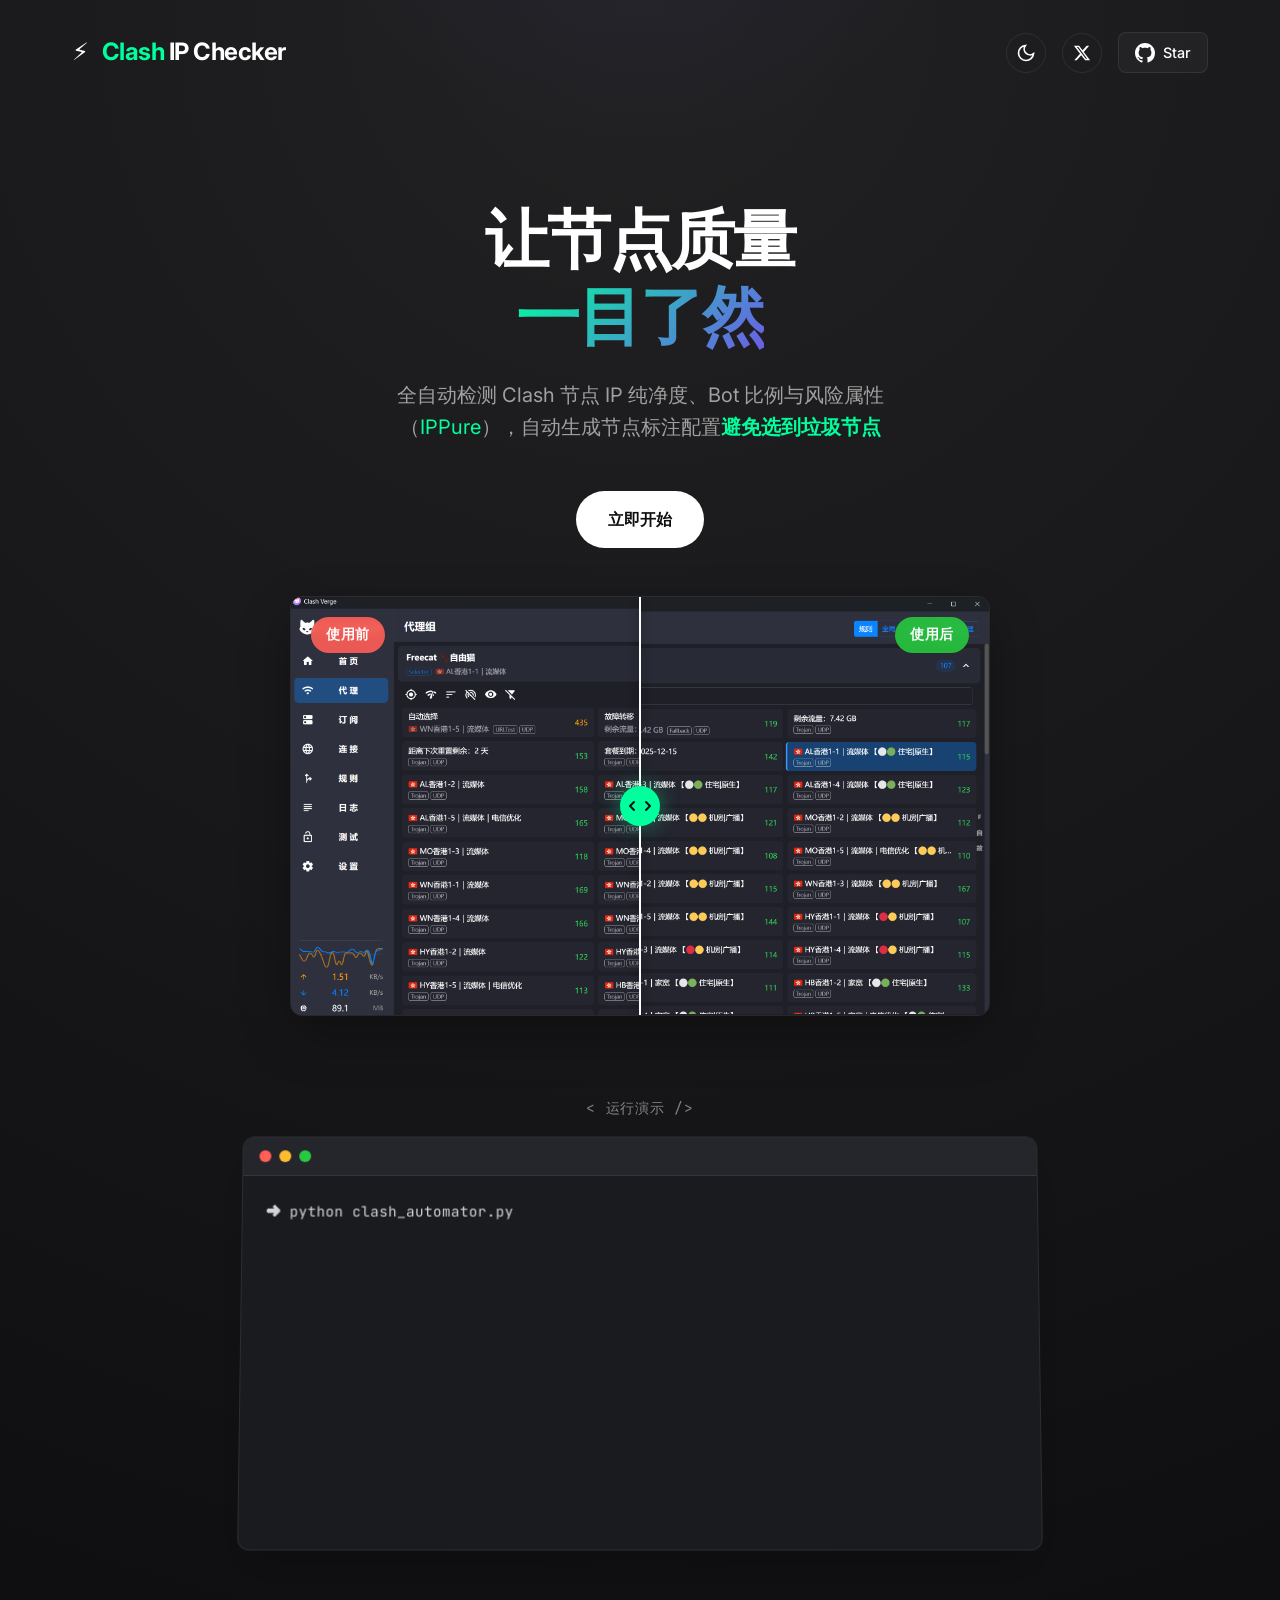
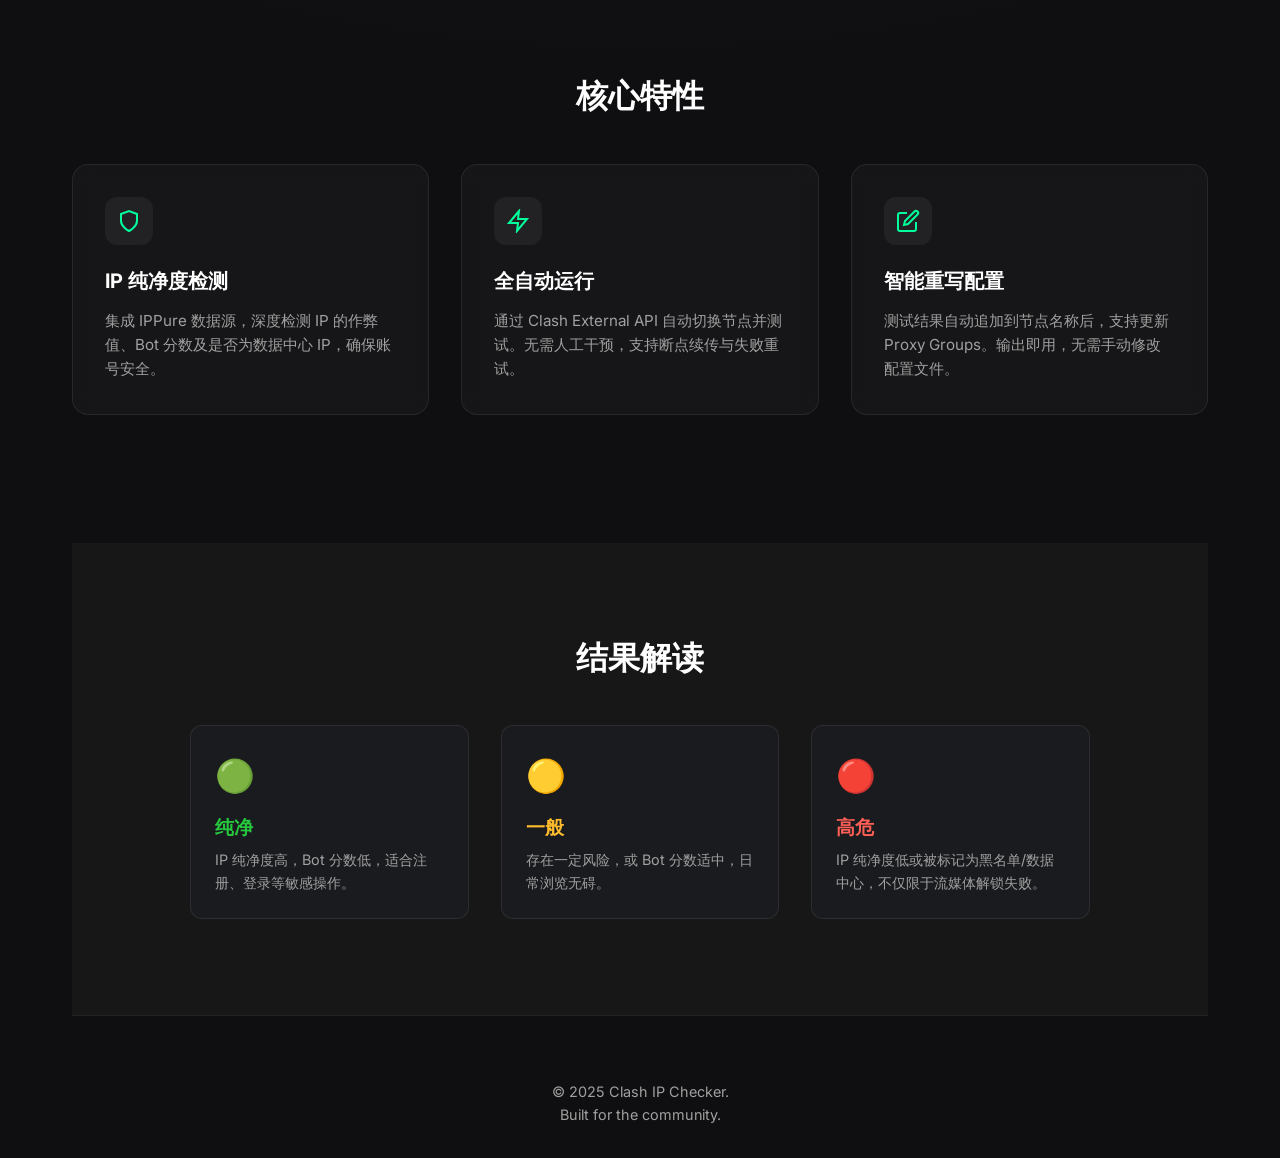
<file: docs/index.html>
<!DOCTYPE html>
<html lang="zh-CN">

<head>
    <meta charset="UTF-8">
    <meta name="viewport" content="width=device-width, initial-scale=1.0">
    <title>Clash IP Checker - 节点纯净度检测与标记</title>
    <meta name="description" content="全自动 Clash 代理节点检测工具，集成 IPPure 纯净度检测、自动切换节点、Bot 评分筛选。">

    <!-- Fonts -->
    <link rel="preconnect" href="https://fonts.googleapis.com">
    <link rel="preconnect" href="https://fonts.gstatic.com" crossorigin>
    <link
        href="https://fonts.googleapis.com/css2?family=Inter:wght@400;600;800&family=JetBrains+Mono:wght@400;700&display=swap"
        rel="stylesheet">

    <!-- CSS -->
    <link rel="stylesheet" href="style.css">

    <!-- Favicon -->
    <link rel="icon"
        href="data:image/svg+xml,<svg xmlns=%22http://www.w3.org/2000/svg%22 viewBox=%220 0 100 100%22><text y=%22.9em%22 font-size=%2290%22>⚡</text></svg>">

    <style>
        /* CSS for Typing Animation */
        .terminal-body .line {
            visibility: hidden;
            /* Use visibility to preserve height/layout */
        }
    </style>
</head>

<body>

    <div class="container">
        <!-- Header -->
        <header>
            <div class="header-left">
                <div class="logo-icon">⚡</div>
                <div class="logo-text"><span class="logo-highlight">Clash</span> IP Checker</div>
            </div>
            <div class="header-right">
                <!-- Theme Toggle -->
                <button class="theme-toggle" id="themeToggle" aria-label="Switch Theme">
                    <svg class="sun-icon" width="20" height="20" viewBox="0 0 24 24" fill="none" stroke="currentColor"
                        stroke-width="2" style="display: none;">
                        <circle cx="12" cy="12" r="5"></circle>
                        <line x1="12" y1="1" x2="12" y2="3"></line>
                        <line x1="12" y1="21" x2="12" y2="23"></line>
                        <line x1="4.22" y1="4.22" x2="5.64" y2="5.64"></line>
                        <line x1="18.36" y1="18.36" x2="19.78" y2="19.78"></line>
                        <line x1="1" y1="12" x2="3" y2="12"></line>
                        <line x1="21" y1="12" x2="23" y2="12"></line>
                        <line x1="4.22" y1="19.78" x2="5.64" y2="18.36"></line>
                        <line x1="18.36" y1="5.64" x2="19.78" y2="4.22"></line>
                    </svg>
                    <svg class="moon-icon" width="20" height="20" viewBox="0 0 24 24" fill="none" stroke="currentColor"
                        stroke-width="2">
                        <path d="M21 12.79A9 9 0 1 1 11.21 3 7 7 0 0 0 21 12.79z"></path>
                    </svg>
                </button>

                <!-- Twitter Link -->
                <a href="https://x.com/hibearss" target="_blank" class="theme-toggle" aria-label="Twitter">
                    <svg width="18" height="18" viewBox="0 0 24 24" fill="currentColor">
                        <path
                            d="M18.244 2.25h3.308l-7.227 8.26 8.502 11.24H16.17l-5.214-6.817L4.99 21.75H1.68l7.73-8.835L1.254 2.25H8.08l4.713 6.231zm-1.161 17.52h1.833L7.084 4.126H5.117z" />
                    </svg>
                </a>

                <!-- GitHub Star Button -->
                <a href="https://github.com/tombcato/clash-ip-checker" target="_blank" class="github-btn">
                    <!-- GitHub Octocat Icon -->
                    <svg height="20" width="20" viewBox="0 0 16 16" fill="currentColor">
                        <path
                            d="M8 0C3.58 0 0 3.58 0 8c0 3.54 2.29 6.53 5.47 7.59.4.07.55-.17.55-.38 0-.19-.01-.82-.01-1.49-2.01.37-2.53-.49-2.69-.94-.09-.23-.48-.94-.82-1.13-.28-.15-.68-.52-.01-.53.63-.01 1.08.58 1.23.82.72 1.21 1.87.87 2.33.66.07-.52.28-.87.51-1.07-1.78-.2-3.64-.89-3.64-3.95 0-.87.31-1.59.82-2.15-.08-.2-.36-1.02.08-2.12 0 0 .67-.21 2.2.82.64-.18 1.32-.27 2-.27.68 0 1.36.09 2 .27 1.53-1.04 2.2-.82 2.2-.82.44 1.1.16 1.92.08 2.12.51.56.82 1.27.82 2.15 0 3.07-1.87 3.75-3.65 3.95.29.25.54.73.54 1.48 0 1.07-.01 1.93-.01 2.2 0 .21.15.46.55.38A8.013 8.013 0 0016 8c0-4.42-3.58-8-8-8z">
                        </path>
                    </svg>
                    <span>Star</span>
                    <span class="star-count" id="starCount">...</span>
                </a>
            </div>
        </header>

        <!-- Hero Section -->
        <main>
            <section class="hero">
                <h1>让节点质量 <br><span class="gradient-text">一目了然</span></h1>
                <p>全自动检测 Clash 节点 IP 纯净度、Bot 比例与风险属性（<a href="https://ippure.com" target="_blank"
                        style="color: var(--accent-primary); text-decoration: none;">IPPure</a>），自动生成节点标注配置<span
                        style="color: var(--accent-primary); font-weight: 600;">避免选到垃圾节点</span>
                </p>
                <a href="https://github.com/tombcato/clash-ip-checker#readme" target="_blank"
                    class="cta-button">立即开始</a>

                <!-- Comparison Slider (Moved here) -->
                <div class="slider-container" id="sliderContainer" style="margin: 3rem auto 1rem; max-width: 700px;">
                    <img src="assets/clash-node-checked.png" alt="After" class="slider-image-after">
                    <div class="slider-image-before-wrapper" id="beforeWrapper">
                        <img src="assets/clash-node-uncheck.png" alt="Before" class="slider-image-before">
                        <span class="slider-label label-before">使用前</span>
                    </div>
                    <span class="slider-label label-after">使用后</span>
                    <div class="slider-handle" id="sliderHandle">
                        <div class="handle-line"></div>
                        <div class="handle-circle">
                            <svg width="16" height="16" viewBox="0 0 24 24" fill="none" stroke="currentColor"
                                stroke-width="3" stroke-linecap="round" stroke-linejoin="round">
                                <polyline points="15 18 9 12 15 6"></polyline>
                            </svg>
                            <svg width="16" height="16" viewBox="0 0 24 24" fill="none" stroke="currentColor"
                                stroke-width="3" stroke-linecap="round" stroke-linejoin="round">
                                <polyline points="9 18 15 12 9 6"></polyline>
                            </svg>
                        </div>
                    </div>
                </div>

                <!-- Terminal Mockup -->
                <div class="terminal-wrapper">
                    <div
                        style="text-align: center; margin-bottom: 1rem; color: var(--text-secondary); font-family: var(--font-mono); font-size: 0.9rem; letter-spacing: 0.05em; opacity: 0.8;">
                        &lt; 运行演示 /&gt;
                    </div>
                    <div class="terminal">

                        <div class="terminal-header">
                            <span class="dot red"></span>
                            <span class="dot yellow"></span>
                            <span class="dot green"></span>
                        </div>
                        <div class="terminal-body" id="terminalBody">
                            <span class="line"><span class="prompt">➜</span> <span class="green">python</span>
                                clash_automator.py</span>
                            <span class="line dim">[INFO] Loading config from config.yaml...</span>
                            <br>
                            <span class="line">[1/7] Progress...</span>
                            <span class="line">Testing: HKG-01 倍率:1</span>
                            <span class="line"> -> Switching GLOBAL ...</span>
                            <span class="line"> -> Running IP Check...</span>
                            <span class="line dim"> -> Result: 【🟢🔴 机房|原生】</span>
                            <span class="line dim"> -> Details: IP: 1.1.1.1 | Score: 29% | Bot: 86.80%</span>
                            <br>
                            <span class="line cursor"><span class="green">Success!</span> Saved updated config to
                                _checked.yaml</span>
                        </div>
                    </div>
                </div>
            </section>



            <!-- Features -->
            <section class="features">
                <h2>核心特性</h2>
                <div class="feature-grid">
                    <div class="feature-card">
                        <div class="icon">
                            <svg width="24" height="24" viewBox="0 0 24 24" fill="none" stroke="currentColor"
                                stroke-width="2">
                                <path d="M12 22s8-4 8-10V5l-8-3-8 3v7c0 6 8 10 8 10z"></path>
                            </svg>
                        </div>
                        <h3>IP 纯净度检测</h3>
                        <p>集成 IPPure 数据源，深度检测 IP 的作弊值、Bot 分数及是否为数据中心 IP，确保账号安全。</p>
                    </div>
                    <div class="feature-card">
                        <div class="icon">
                            <svg width="24" height="24" viewBox="0 0 24 24" fill="none" stroke="currentColor"
                                stroke-width="2">
                                <path d="M13 2L3 14h9l-1 8 10-12h-9l1-8z"></path>
                            </svg>
                        </div>
                        <h3>全自动运行</h3>
                        <p>通过 Clash External API 自动切换节点并测试。无需人工干预，支持断点续传与失败重试。</p>
                    </div>
                    <div class="feature-card">
                        <div class="icon">
                            <svg width="24" height="24" viewBox="0 0 24 24" fill="none" stroke="currentColor"
                                stroke-width="2">
                                <path d="M11 4H4a2 2 0 0 0-2 2v14a2 2 0 0 0 2 2h14a2 2 0 0 0 2-2v-7"></path>
                                <path d="M18.5 2.5a2.121 2.121 0 0 1 3 3L12 15l-4 1 1-4 9.5-9.5z"></path>
                            </svg>
                        </div>
                        <h3>智能重写配置</h3>
                        <p>测试结果自动追加到节点名称后，支持更新 Proxy Groups。输出即用，无需手动修改配置文件。</p>
                    </div>
                </div>
            </section>

            <!-- Result Interpretation (Replaced Usage) -->
            <section class="results-guide">
                <h2>结果解读</h2>



                <div class="guide-grid">
                    <div class="guide-item">
                        <span class="guide-emoji">🟢</span>
                        <h3 class="pure">纯净</h3>
                        <p>IP 纯净度高，Bot 分数低，适合注册、登录等敏感操作。</p>
                    </div>
                    <div class="guide-item">
                        <span class="guide-emoji">🟡</span>
                        <h3 class="normal">一般</h3>
                        <p>存在一定风险，或 Bot 分数适中，日常浏览无碍。</p>
                    </div>
                    <div class="guide-item">
                        <span class="guide-emoji">🔴</span>
                        <h3 class="risk">高危</h3>
                        <p>IP 纯净度低或被标记为黑名单/数据中心，不仅限于流媒体解锁失败。</p>
                    </div>
                </div>
            </section>
        </main>

        <!-- Footer -->
        <footer>
            <div class="footer-text">
                &copy; 2025 Clash IP Checker. <br>Built for the community.
            </div>
        </footer>
    </div>

    <!-- Scripts -->
    <script>
        document.addEventListener('DOMContentLoaded', () => {
            // --- Theme Toggle Logic ---
            const themeToggle = document.getElementById('themeToggle');
            const sunIcon = document.querySelector('.sun-icon');
            const moonIcon = document.querySelector('.moon-icon');
            const html = document.documentElement;

            const currentTheme = localStorage.getItem('theme');
            if (currentTheme) {
                html.setAttribute('data-theme', currentTheme);
                updateIcons(currentTheme);
            }

            if (themeToggle) {
                themeToggle.addEventListener('click', () => {
                    const theme = html.getAttribute('data-theme');
                    const newTheme = theme === 'light' ? 'dark' : 'light';

                    html.setAttribute('data-theme', newTheme);
                    localStorage.setItem('theme', newTheme);
                    updateIcons(newTheme);
                });
            }

            function updateIcons(theme) {
                if (theme === 'light') {
                    if (sunIcon) sunIcon.style.display = 'block';
                    if (moonIcon) moonIcon.style.display = 'none';
                } else {
                    if (sunIcon) sunIcon.style.display = 'none';
                    if (moonIcon) moonIcon.style.display = 'block';
                }
            }

            // --- Fetch GitHub Stars ---
            async function fetchGitHubStars() {
                try {
                    const response = await fetch('https://api.github.com/repos/tombcato/clash-ip-checker');
                    if (response.ok) {
                        const data = await response.json();
                        const stars = data.stargazers_count;
                        const starEl = document.getElementById('starCount');
                        if (starEl) starEl.textContent = stars;
                    } else {
                        const starEl = document.getElementById('starCount');
                        if (starEl) starEl.style.display = 'none';
                    }
                } catch (error) {
                    console.error('Failed to fetch stats:', error);
                    const starEl = document.getElementById('starCount');
                    if (starEl) starEl.style.display = 'none';
                }
            }
            fetchGitHubStars();

            // --- Terminal Typing Animation ---
            function typeWriter() {
                const terminalBody = document.getElementById('terminalBody');
                if (!terminalBody) return;
                const lines = terminalBody.querySelectorAll('.line');
                let delay = 0;

                lines.forEach((line, index) => {
                    let currentDelay = 400;
                    if (index === 0) currentDelay = 100;
                    if (index === 1) currentDelay = 800;
                    if (index > 5) currentDelay = 600;

                    delay += currentDelay;

                    setTimeout(() => {
                        line.style.visibility = 'visible';
                        terminalBody.scrollTop = terminalBody.scrollHeight;
                    }, delay);
                });
            }

            // --- Intersection Observer ---
            const observer = new IntersectionObserver((entries) => {
                entries.forEach(entry => {
                    if (entry.isIntersecting) {
                        typeWriter();
                        observer.disconnect();
                    }
                });
            }, { threshold: 0.1 }); // Lower threshold for better mobile trigger

            const terminalEl = document.getElementById('terminalBody');
            if (terminalEl) observer.observe(terminalEl);

            // --- Image Comparison Slider Logic ---
            const container = document.getElementById('sliderContainer');
            if (container) {
                const beforeWrapper = document.getElementById('beforeWrapper');
                const handle = document.getElementById('sliderHandle');
                const beforeImage = beforeWrapper.querySelector('.slider-image-before');
                const afterImage = container.querySelector('.slider-image-after');

                let isDragging = false;

                function syncWidth() {
                    if (container.offsetWidth && afterImage.width) {
                        beforeImage.style.width = container.offsetWidth + 'px';
                    }
                }

                window.addEventListener('resize', syncWidth);
                if (afterImage.complete) {
                    syncWidth();
                } else {
                    afterImage.onload = syncWidth;
                }

                // Extra robustness for deployment
                window.addEventListener('load', syncWidth);
                setTimeout(syncWidth, 100);
                setTimeout(syncWidth, 500);
                setTimeout(syncWidth, 2000);

                // Immediate attempt
                syncWidth();

                const move = (e) => {
                    const rect = container.getBoundingClientRect();
                    let clientX = e.clientX;
                    if (e.touches && e.touches.length > 0) {
                        clientX = e.touches[0].clientX;
                    }

                    let x = clientX - rect.left;

                    if (x < 0) x = 0;
                    if (x > rect.width) x = rect.width;

                    const percent = (x / rect.width) * 100;

                    beforeWrapper.style.width = percent + '%';
                    handle.style.left = percent + '%';
                };

                const onMouseDown = (e) => { isDragging = true; move(e); };
                const onMouseUp = () => { isDragging = false; };
                const onMouseMove = (e) => { if (!isDragging) return; move(e); };

                container.addEventListener('mousedown', onMouseDown);
                window.addEventListener('mouseup', onMouseUp);
                window.addEventListener('mousemove', onMouseMove);

                container.addEventListener('touchstart', onMouseDown);
                window.addEventListener('touchend', onMouseUp);
                window.addEventListener('touchmove', onMouseMove);
            }
        });
    </script>
</body>

</html>
</file>
<file: docs/style.css>
/* 
 * Tech Minimalist Theme
 * Colors: Dark Background (#0f0f11), Neon Accents 
 */

:root {
    /* Dark Theme (Default) */
    --bg-color: #0f0f11;
    --card-bg: rgba(255, 255, 255, 0.03);
    --card-border: rgba(255, 255, 255, 0.08);
    --text-primary: #ffffff;
    --text-secondary: #a0a0a0;
    --accent-primary: #00ff9d;
    /* Neon Green */
    --accent-secondary: #6c5ce7;
    /* Purple */
    --logo-text: #ffffff;
    --btn-bg: #ffffff;
    --btn-text: #0f0f11;
    --terminal-bg: #1a1b1e;
    --terminal-header: #25262b;
    --font-main: 'Inter', system-ui, -apple-system, sans-serif;
    --font-mono: 'JetBrains Mono', 'Fira Code', monospace;
}

[data-theme="light"] {
    --bg-color: #f8f9fa;
    --card-bg: rgba(255, 255, 255, 0.6);
    --card-border: rgba(0, 0, 0, 0.08);
    --text-primary: #1a1b1e;
    --text-secondary: #5c5f66;
    --accent-primary: #00c076;
    /* Darker Green for light mode */
    --accent-secondary: #5b4bc4;
    --logo-text: #1a1b1e;
    --btn-bg: #1a1b1e;
    --btn-text: #ffffff;
    --terminal-bg: #ffffff;
    --terminal-header: #f1f3f5;
}

* {
    margin: 0;
    padding: 0;
    box-sizing: border-box;
}

body {
    background-color: var(--bg-color);
    background-image:
        radial-gradient(circle at 50% 0%, var(--card-border) 0%, transparent 60%);
    background-size: 100% 100%;
    color: var(--text-primary);
    font-family: var(--font-main);
    line-height: 1.6;
    overflow-x: hidden;
    transition: background-color 0.3s, color 0.3s;
}

/* Typography & Layout */
.container {
    max-width: 1200px;
    margin: 0 auto;
    padding: 0 2rem;
}

h1,
h2,
h3 {
    line-height: 1.2;
}

a {
    text-decoration: none;
    color: inherit;
    transition: color 0.3s ease;
}

/* Header */
header {
    padding: 2rem 0;
    display: flex;
    justify-content: space-between;
    align-items: center;
}

.header-left {
    display: flex;
    align-items: center;
    gap: 0.8rem;
}

.logo-icon {
    font-size: 1.5rem;
}

.logo-text {
    font-weight: 700;
    font-size: 1.5rem;
    letter-spacing: -0.02em;
    color: var(--logo-text);
    transition: color 0.3s;
}

.logo-highlight {
    color: var(--accent-primary);
}

.header-right {
    display: flex;
    align-items: center;
    gap: 1rem;
}

/* Theme Toggle */
.theme-toggle {
    background: transparent;
    border: 1px solid var(--card-border);
    color: var(--text-primary);
    width: 40px;
    height: 40px;
    border-radius: 50%;
    /* Circle */
    display: flex;
    align-items: center;
    justify-content: center;
    cursor: pointer;
    transition: all 0.3s ease;
}

.theme-toggle:hover {
    background: var(--card-bg);
    transform: rotate(15deg);
}

/* GitHub Star Button */
.github-btn {
    display: flex;
    align-items: center;
    gap: 8px;
    background-color: var(--card-bg);
    border: 1px solid var(--card-border);
    color: var(--text-primary);
    padding: 0.5rem 1rem;
    border-radius: 8px;
    font-size: 0.9rem;
    font-weight: 500;
    transition: all 0.2s ease;
}

.github-btn:hover {
    background-color: var(--btn-bg);
    color: var(--btn-text);
    transform: translateY(-1px);
    box-shadow: 0 4px 12px rgba(0, 0, 0, 0.1);
}

.star-count {
    background: rgba(128, 128, 128, 0.2);
    padding: 2px 8px;
    border-radius: 12px;
    font-size: 0.8rem;
    font-weight: 600;
}

/* Hero Section */
.hero {
    padding: 6rem 0 4rem;
    display: flex;
    flex-direction: column;
    align-items: center;
    text-align: center;
    position: relative;
}

/* Glowing Background Effect - Enhanced */
.hero::before {
    content: '';
    position: absolute;
    top: -50%;
    left: 50%;
    transform: translate(-50%, 0);
    width: 800px;
    height: 800px;
    background: radial-gradient(circle, rgba(108, 92, 231, 0.1) 0%, transparent 70%);
    pointer-events: none;
    z-index: -1;
    transition: background 0.3s;
}

.hero h1 {
    font-size: 4rem;
    font-weight: 800;
    margin-bottom: 1.5rem;
    letter-spacing: -0.03em;
}

.hero h1 .gradient-text {
    background: linear-gradient(135deg, var(--accent-primary) 0%, var(--accent-secondary) 100%);
    -webkit-background-clip: text;
    -webkit-text-fill-color: transparent;
    background-clip: text;
}

.hero p {
    font-size: 1.25rem;
    color: var(--text-secondary);
    max-width: 600px;
    margin-bottom: 3rem;
}

.cta-button {
    background: var(--btn-bg);
    color: var(--btn-text);
    padding: 1rem 2rem;
    border-radius: 50px;
    font-weight: 600;
    font-size: 1rem;
    transition: transform 0.2s, box-shadow 0.2s, background-color 0.3s, color 0.3s;
}

.cta-button:hover {
    transform: translateY(-2px);
    box-shadow: 0 10px 20px rgba(0, 0, 0, 0.2), 0 0 15px rgba(255, 255, 255, 0.3);
}

/* Terminal Mockup */
.terminal-wrapper {
    margin-top: 4rem;
    width: 100%;
    max-width: 800px;
    perspective: 1000px;
}

.terminal {
    background: var(--terminal-bg);
    border-radius: 12px;
    border: 1px solid var(--card-border);
    box-shadow: 0 20px 50px rgba(0, 0, 0, 0.2);
    overflow: hidden;
    font-family: var(--font-mono);
    font-size: 0.9rem;
    text-align: left;
    transform: rotateX(2deg);
    /* 3D effect */
    transition: transform 0.3s ease, background-color 0.3s;
}

.terminal:hover {
    transform: rotateX(0deg);
}

.terminal-header {
    background: var(--terminal-header);
    padding: 0.8rem 1rem;
    display: flex;
    gap: 8px;
    border-bottom: 1px solid var(--card-border);
    transition: background-color 0.3s;
}

.dot {
    width: 12px;
    height: 12px;
    border-radius: 50%;
}

.dot.red {
    background: #ff5f56;
}

.dot.yellow {
    background: #ffbd2e;
}

.dot.green {
    background: #27c93f;
}

.terminal-body {
    padding: 1.5rem;
    color: #d1d5db;
}

.line {
    display: block;
    margin-bottom: 0.5rem;
}

.line.green {
    color: var(--accent-primary);
}

.line.blue {
    color: #5c7cfa;
}

.line.dim {
    color: var(--text-secondary);
}

/* Cursor Blink */
.cursor::after {
    content: '_';
    animation: blink 1s step-end infinite;
}

@keyframes blink {
    50% {
        opacity: 0;
    }
}

@keyframes fadeInUp {
    from {
        opacity: 0;
        transform: translateY(20px);
    }

    to {
        opacity: 1;
        transform: translateY(0);
    }
}

.hero h1,
.hero p,
.cta-button {
    animation: fadeInUp 0.8s ease-out backwards;
}

.hero p {
    animation-delay: 0.2s;
}

.cta-button {
    animation-delay: 0.4s;
}

.terminal-wrapper {
    animation: fadeInUp 1s ease-out 0.6s backwards;
}

/* Comparison Section */
.comparison {
    padding: 2rem 0 6rem;
    text-align: center;
}

.comparison h2 {
    margin-bottom: 3rem;
    font-size: 2rem;
}

/* Comparison Slider */
.comparison {
    padding: 2rem 0 6rem;
    text-align: center;
}

.comparison h2 {
    margin-bottom: 3rem;
    font-size: 2rem;
}

.slider-container {
    position: relative;
    max-width: 800px;
    /* Adjust as needed */
    margin: 0 auto;
    border-radius: 12px;
    overflow: hidden;
    border: 1px solid var(--card-border);
    box-shadow: 0 20px 50px rgba(0, 0, 0, 0.3);
    user-select: none;
    cursor: col-resize;
}

.slider-image-after {
    display: block;
    width: 100%;
    height: auto;
}

.slider-image-before-wrapper {
    position: absolute;
    top: 0;
    left: 0;
    height: 100%;
    width: 50%;
    /* Initial split */
    overflow: hidden;
    z-index: 2;
    border-right: 1px solid rgba(255, 255, 255, 0.2);
}

.slider-image-before {
    display: block;
    height: 100%;
    object-fit: cover;
    max-width: none !important;
    /* Prevent squishing inside 50% wrapper */
}

/* Labels */
.slider-label {
    position: absolute;
    top: 20px;
    padding: 6px 14px;
    background: rgba(0, 0, 0, 0.6);
    backdrop-filter: blur(4px);
    color: #fff;
    border-radius: 20px;
    font-size: 0.85rem;
    font-weight: 700;
    letter-spacing: 0.05em;
    pointer-events: none;
    z-index: 10;
    border: 1px solid rgba(255, 255, 255, 0.1);
}

.label-before {
    left: 20px;
    z-index: 3;
    background: rgba(255, 95, 86, 0.9);
    /* Red */
    border-color: transparent;
}

.label-after {
    right: 20px;
    z-index: 1;
    background: rgba(39, 201, 63, 0.9);
    /* Green */
    border-color: transparent;
}

/* Slider Handle */
.slider-handle {
    position: absolute;
    top: 0;
    bottom: 0;
    left: 50%;
    /* Initial position matching wrapper width */
    width: 40px;
    transform: translateX(-50%);
    z-index: 4;
    display: flex;
    flex-direction: column;
    align-items: center;
    justify-content: center;
    pointer-events: none;
    /* Let clicks pass to container to handle move */
}

.handle-line {
    position: absolute;
    top: 0;
    bottom: 0;
    width: 2px;
    background: #fff;
    box-shadow: 0 0 10px rgba(0, 0, 0, 0.5);
}

.handle-circle {
    width: 40px;
    height: 40px;
    background: var(--accent-primary);
    border-radius: 50%;
    display: flex;
    align-items: center;
    justify-content: center;
    color: #0f0f11;
    box-shadow: 0 0 20px rgba(0, 255, 157, 0.4);
    position: relative;
    z-index: 2;
}


/* Features Section */
.features {
    padding: 4rem 0 8rem;
    text-align: center;
}

.features h2 {
    margin-bottom: 3rem;
    font-size: 2rem;
}

.feature-grid {
    text-align: left;
    display: grid;
    grid-template-columns: repeat(auto-fit, minmax(280px, 1fr));
    gap: 2rem;
}

.feature-card {
    background: var(--card-bg);
    border: 1px solid var(--card-border);
    padding: 2rem;
    border-radius: 16px;
    backdrop-filter: blur(10px);
    transition: transform 0.3s, border-color 0.3s;
}

.feature-card:hover {
    transform: translateY(-5px);
    border-color: rgba(255, 255, 255, 0.2);
}

.icon {
    width: 48px;
    height: 48px;
    background: rgba(255, 255, 255, 0.05);
    border-radius: 12px;
    display: flex;
    align-items: center;
    justify-content: center;
    margin-bottom: 1.5rem;
    color: var(--accent-primary);
}

.feature-card h3 {
    margin-bottom: 1rem;
    font-size: 1.25rem;
}

.feature-card p {
    color: var(--text-secondary);
    font-size: 0.95rem;
}

/* Result Interpretation (Replacing Usage) */
.results-guide {
    padding: 6rem 0;
    text-align: center;
    background: var(--card-bg);
    transition: background-color 0.3s;
}

.results-guide h2 {
    margin-bottom: 3rem;
    font-size: 2rem;
}

.guide-grid {
    display: flex;
    justify-content: center;
    gap: 2rem;
    flex-wrap: wrap;
    text-align: left;
    max-width: 900px;
    margin: 0 auto;
}

.guide-item {
    background: var(--terminal-bg);
    padding: 1.5rem;
    border-radius: 12px;
    border: 1px solid var(--card-border);
    flex: 1;
    min-width: 250px;
    transition: background-color 0.3s;
}

.guide-emoji {
    font-size: 2rem;
    margin-bottom: 1rem;
    display: block;
}

.guide-item h3 {
    margin-bottom: 0.5rem;
    color: var(--accent-primary);
}

.guide-item h3.pure {
    color: #27c93f;
}

.guide-item h3.normal {
    color: #ffbd2e;
}

.guide-item h3.risk {
    color: #ff5f56;
}

.guide-item p {
    color: var(--text-secondary);
    font-size: 0.9rem;
}


/* Footer */
footer {
    padding: 4rem 0 2rem;
    text-align: center;
    border-top: 1px solid var(--card-border);
}

.footer-text {
    color: var(--text-secondary);
    font-size: 0.9rem;
}

/* Mobile Responsiveness */
@media (max-width: 768px) {
    .hero h1 {
        font-size: 2.5rem;
    }

    .hero {
        padding: 4rem 0;
    }

    .terminal-wrapper {
        margin-top: 2rem;
        transform: none;
    }

    .comparison-container {
        flex-direction: column;
        align-items: center;
    }

    .comp-box {
        max-width: 100%;
    }

    .header-right {
        gap: 1rem;
    }
}
</file>
